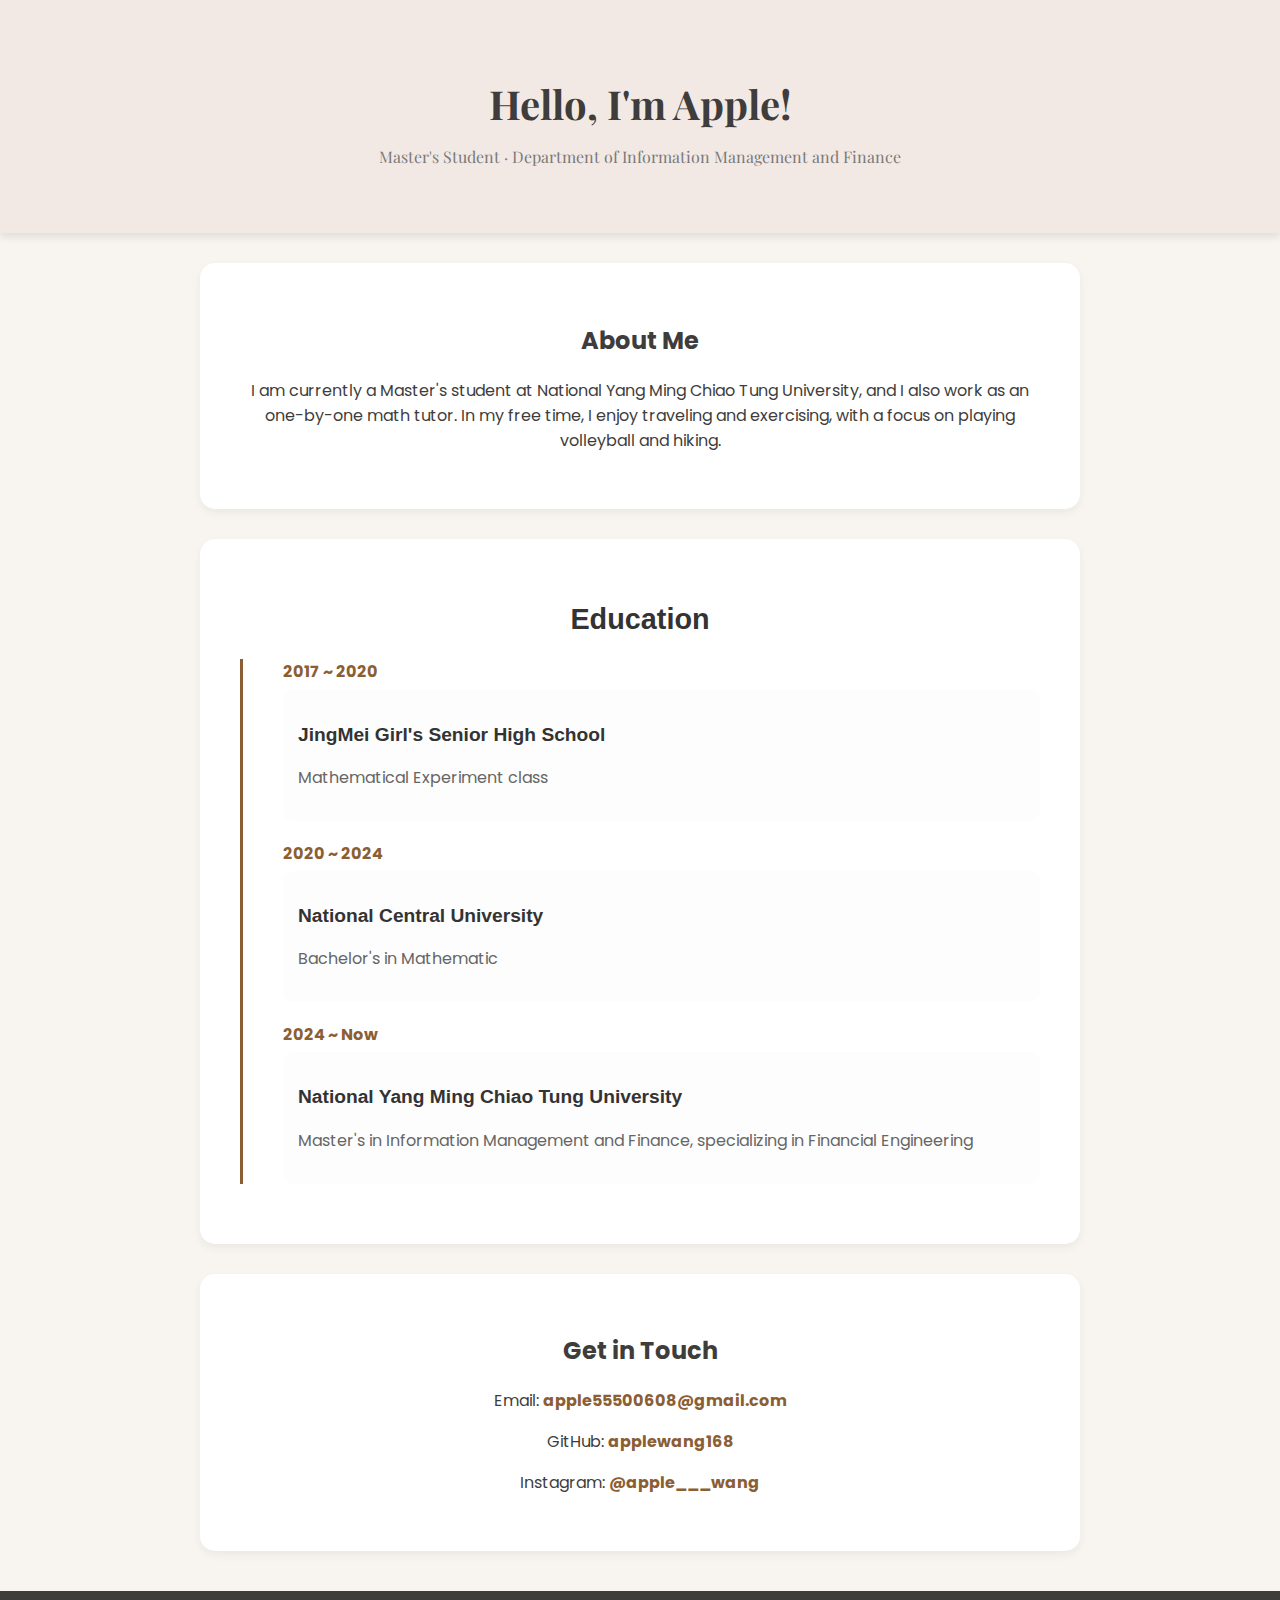
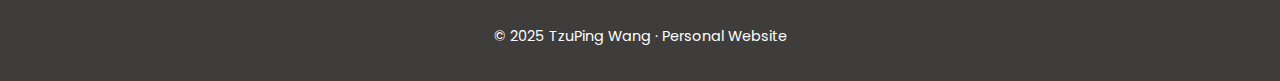
<file: index.html>
<!DOCTYPE html>
<html lang="en">
<head>
    <meta charset="UTF-8">
    <meta name="viewport" content="width=device-width, initial-scale=1.0">
    <title>My Personal Space</title>
    <link rel="stylesheet" href="style.css"> 
    <link href="https://fonts.googleapis.com/css2?family=Playfair+Display:wght@400;700&family=Poppins:wght@300;500&display=swap" rel="stylesheet">
</head>
<body>

    <!-- Header -->
    <header>
        <h1>Hello, I'm Apple!<span id="typed"></span></h1>
        <p>Master's Student · Department of Information Management and Finance</p>
    </header>

    <!-- About Me -->
    <section id="about">
        <h2>About Me</h2>
        <p>I am currently a Master's student at National Yang Ming Chiao Tung University, 
            and I also work as an one-by-one math tutor. In my free time, I enjoy traveling and exercising, with a focus on playing volleyball and hiking. </p>
    </section>

    <!-- Education Timeline -->
    <section id="education">
        <h2>Education</h2>
        <div class="timeline">
            <div class="timeline-item">
                <div class="timeline-date">2017 ~ 2020</div>
                <div class="timeline-content">
                    <h3>JingMei Girl's Senior High School</h3>
                    <p>Mathematical Experiment class</p>
                </div>
            </div>
            <div class="timeline-item">
                <div class="timeline-date">2020 ~ 2024</div>
                <div class="timeline-content">
                    <h3>National Central University</h3>
                    <p>Bachelor's in Mathematic</p>
                </div>
            </div>
            <div class="timeline-item">
                <div class="timeline-date">2024 ~ Now</div>
                <div class="timeline-content">
                    <h3>National Yang Ming Chiao Tung University</h3>
                    <p>Master's in Information Management and Finance, specializing in Financial Engineering </p>
                </div>
            </div>
        </div>
    </section>

    <!-- Contact -->
    <section id="contact">
        <h2>Get in Touch</h2>
        <p>Email: <a href="mailto:apple55500608@gmail.com">apple55500608@gmail.com</a></p>
        <p>GitHub: <a href="https://github.com/applewang168" target="_blank">applewang168</a></p>
        <p>Instagram: <a href="https://instagram.com/apple___wang" target="_blank">@apple___wang</a></p>
    </section>

    <!-- Footer -->
    <footer>
        <p>© 2025 TzuPing Wang · Personal Website</p>
    </footer>

</body>
</html>
</file>
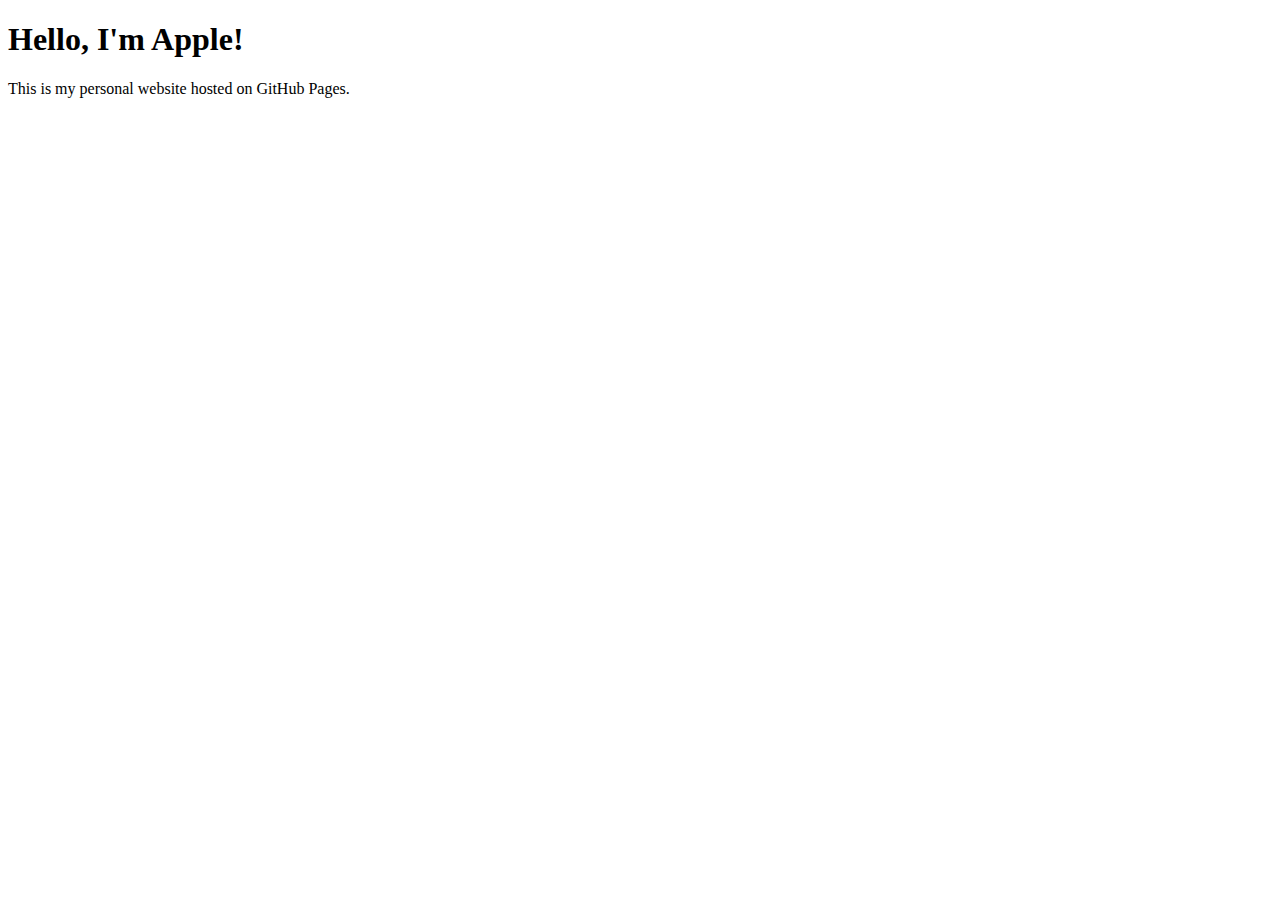
<file: personal_web.html>
<!DOCTYPE html>
<html lang="en">
<head>
    <meta charset="UTF-8">
    <meta name="viewport" content="width=device-width, initial-scale=1.0">
    <title>Welcome to My GitHub Page</title>
</head>
<body>
    <h1>Hello, I'm Apple!</h1>
    <p>This is my personal website hosted on GitHub Pages.</p>
</body>
</html>
</file>
<file: style.css>
/* Global Styles */
body {
    font-family: 'Poppins', sans-serif;
    margin: 0;
    padding: 0;
    background-color: #f8f5f1;
    color: #3e3d3c;
    text-align: center;
}

/* Elegant Header */
header {
    padding: 50px;
    background: #f2e9e4;
    box-shadow: 0px 4px 8px rgba(0, 0, 0, 0.1);
    font-family: 'Playfair Display', serif;
}
header h1 {
    font-size: 2.5rem;
    margin-bottom: 10px;
}
header p {
    font-size: 1rem;
    color: #7a7a7a;
}

/* Section Styling */
section {
    padding: 40px;
    margin: 30px auto;
    max-width: 800px;
    background: #ffffff;
    border-radius: 15px;
    box-shadow: 0px 4px 10px rgba(0, 0, 0, 0.05);
}

/* Project Cards */
.project {
    background: #fdfdfd;
    padding: 15px;
    border-radius: 10px;
    margin: 15px auto;
    box-shadow: 0px 4px 10px rgba(0, 0, 0, 0.05);
}
.project h3 {
    color: #8b5e34;
    font-size: 1.2rem;
}
.project p {
    font-size: 0.9rem;
    color: #666;
}
.project a {
    display: inline-block;
    margin-top: 10px;
    padding: 8px 12px;
    color: white;
    background: #8b5e34;
    border-radius: 5px;
    text-decoration: none;
}

/* Contact Links */
#contact a {
    color: #8b5e34;
    text-decoration: none;
    font-weight: bold;
}


/* Footer */
footer {
    padding: 20px;
    background: #3e3d3c;
    color: white;
    font-size: 0.9rem;
    margin-top: 40px;
}


/* Education Section */
#education {
    padding: 40px;
    margin: 30px auto;
    max-width: 800px;
    background: #ffffff;
    border-radius: 15px;
    box-shadow: 0px 4px 10px rgba(0, 0, 0, 0.05);
    text-align: left;
}

/* 讓 Education 的標題字體與其他標題一致 */
#education h2 {
    font-size: 1.8rem;
    color: #333; /* 調整為與其他標題相同的顏色 */
    font-family: 'Arial', sans-serif; /* 改為與其他標題相同的字體 */
    text-align: center;
}

/* Timeline 設計 */
.timeline {
    position: relative;
    margin: 20px 0;
    padding-left: 20px;
    border-left: 3px solid #8b5e34;
}

.timeline-item {
    margin: 20px 0;
    padding-left: 20px;
    position: relative;
}

.timeline-date {
    font-size: 1.0rem;
    color: #8b5e34;
    font-weight: bold;
    margin-bottom: 5px;
}

.timeline-content {
    background: #fdfdfd;
    padding: 15px;
    border-radius: 10px;
    box-shadow: none; /* 移除陰影 */
}

/* 讓學校標題的字體和大小與其他內容一致 */
.timeline-content h3 {
    font-size: 1.2rem;
    color: #333; /* 調整為統一的字體顏色 */
    font-family: 'Arial', sans-serif;
}

.timeline-content p {
    font-size: 1.0rem;
    color: #666;
}
</file>
